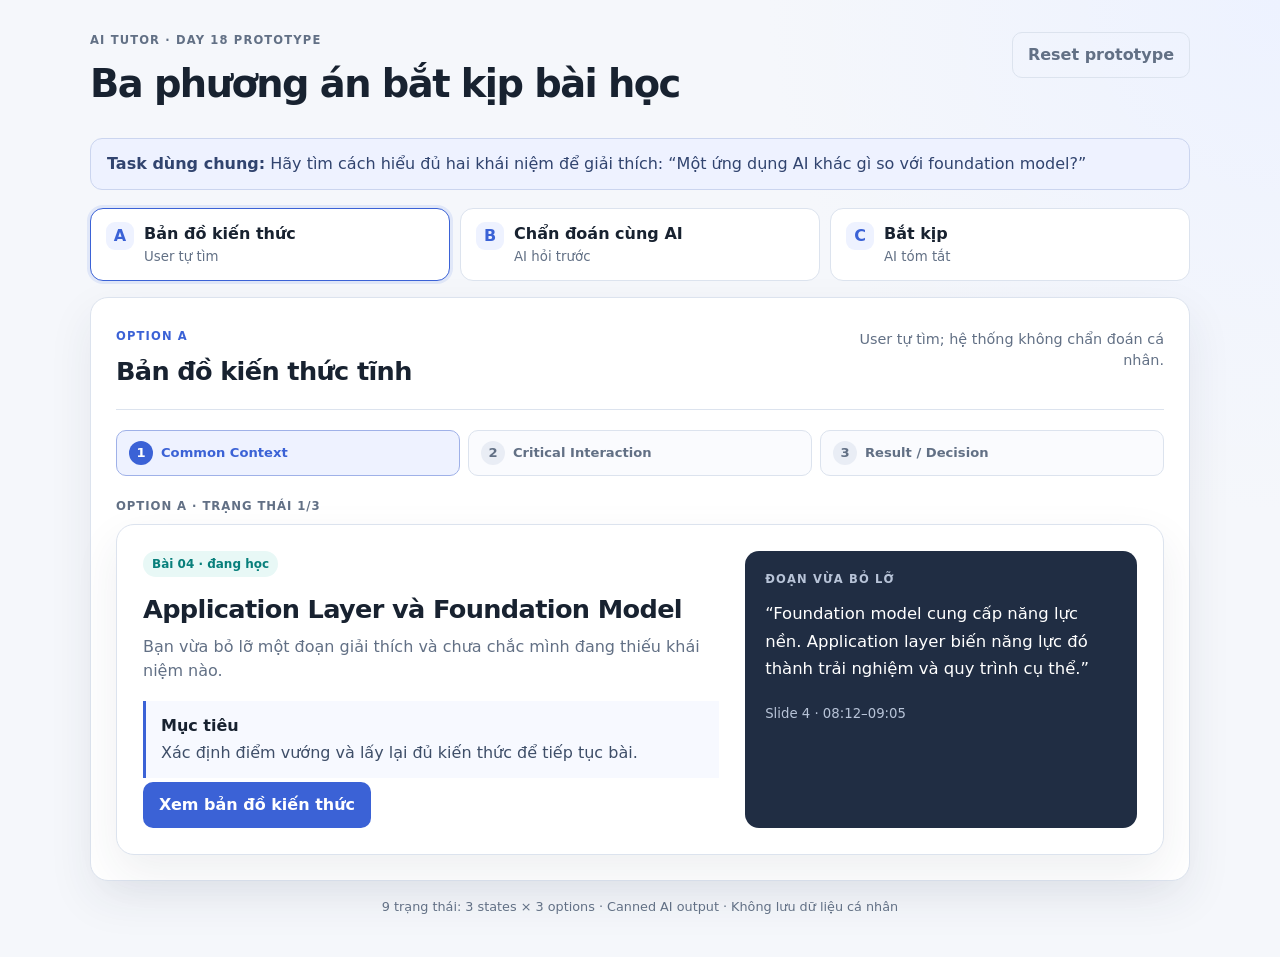
<file: index.html>
<!DOCTYPE html>
<html lang="vi">
<head>
  <meta charset="UTF-8">
  <meta http-equiv="refresh" content="0; url=./prototype/">
  <title>Chuyển hướng đến Prototype</title>
</head>
<body>
  <p>Đang chuyển hướng đến prototype... Nếu trang không tự chuyển, bấm vào <a href="./prototype/">đây</a>.</p>
</body>
</html>
</file>
<file: prototype/styles.css>
:root {
  font-family: Inter, ui-sans-serif, system-ui, -apple-system, BlinkMacSystemFont, "Segoe UI", sans-serif;
  color: #182230;
  background: #f5f7fb;
  line-height: 1.5;
  font-weight: 450;
  --ink: #182230;
  --muted: #627085;
  --line: #dce3ee;
  --panel: #ffffff;
  --blue: #3b62d6;
  --blue-soft: #eef2ff;
  --teal: #087f7b;
  --teal-soft: #e8f8f6;
  --orange: #b46212;
  --orange-soft: #fff3e3;
  --shadow: 0 18px 45px rgba(36, 52, 82, .08);
}
* { box-sizing: border-box; }
body { margin: 0; background: radial-gradient(circle at top right, #edf2ff 0, transparent 32rem), var(--background, #f5f7fb); }
button { font: inherit; }
.shell { width: min(1100px, calc(100% - 36px)); margin: 0 auto; padding: 32px 0 40px; }
.topbar { display: flex; justify-content: space-between; gap: 24px; align-items: flex-start; margin-bottom: 25px; }
.eyebrow, .step-label, .card-label { margin: 0 0 6px; color: var(--muted); letter-spacing: .1em; font-size: .72rem; font-weight: 750; text-transform: uppercase; }
h1, h2, h3, p { margin-top: 0; }
h1 { margin-bottom: 0; font-size: clamp(1.9rem, 3vw, 2.8rem); letter-spacing: -.04em; }
h2 { margin-bottom: 7px; font-size: clamp(1.3rem, 2vw, 1.7rem); letter-spacing: -.025em; }
h3 { margin-bottom: 8px; font-size: 1.1rem; }
.muted { color: var(--muted); }
.button { border: 1px solid transparent; border-radius: 10px; padding: 10px 15px; cursor: pointer; font-weight: 700; transition: transform .15s, box-shadow .15s, background .15s; }
.button:hover { transform: translateY(-1px); box-shadow: 0 7px 17px rgba(33, 51, 88, .12); }
.button-primary { background: var(--blue); color: white; }
.button-secondary { background: white; color: var(--blue); border-color: #bdc9ef; }
.button-ghost { background: transparent; color: var(--muted); border-color: var(--line); }
.context-card, .prototype-panel { background: var(--panel); border: 1px solid var(--line); border-radius: 18px; box-shadow: var(--shadow); }
.context-card { display: grid; grid-template-columns: 1.25fr .85fr; gap: 26px; padding: 26px; margin-bottom: 20px; }
.status-pill, .source-chip, .confidence { display: inline-flex; width: fit-content; border-radius: 99px; padding: 4px 9px; font-size: .75rem; font-weight: 750; }
.status-pill { color: var(--teal); background: var(--teal-soft); margin-bottom: 13px; }
.task-box { margin-top: 18px; padding: 13px 15px; border-left: 3px solid var(--blue); background: #f7f9ff; }
.task-box p { margin: 3px 0 0; color: #3e4e68; }
.lesson-card { align-self: stretch; padding: 20px; border-radius: 14px; background: #202d43; color: white; }
.lesson-card .card-label, .lesson-card .source { color: #b8c4d8; }
.quote { margin: 12px 0 22px; font-size: 1.03rem; line-height: 1.65; }
.source { margin-bottom: 0; font-size: .83rem; }
.option-tabs { display: grid; grid-template-columns: repeat(3, 1fr); gap: 10px; margin-bottom: 16px; }
.tab { display: grid; grid-template-columns: auto 1fr; column-gap: 10px; row-gap: 1px; text-align: left; padding: 13px 15px; border: 1px solid var(--line); border-radius: 13px; background: white; color: var(--ink); cursor: pointer; }
.tab span { grid-row: span 2; display: grid; place-items: center; width: 28px; height: 28px; color: var(--blue); background: var(--blue-soft); border-radius: 9px; font-weight: 800; }
.tab small { color: var(--muted); }
.tab.active { border-color: var(--blue); box-shadow: 0 0 0 3px rgba(59, 98, 214, .11); }
.prototype-panel { padding: 25px; }
.panel-heading { display: flex; justify-content: space-between; gap: 18px; align-items: flex-start; border-bottom: 1px solid var(--line); padding-bottom: 18px; margin-bottom: 20px; }
.panel-heading h2 { margin-bottom: 0; }
.option-label { display: inline-block; margin-bottom: 7px; font-size: .72rem; font-weight: 800; letter-spacing: .1em; }
.option-a-label { color: var(--blue); } .option-b-label { color: var(--teal); } .option-c-label { color: var(--orange); }
.expectation { margin: 6px 0 0; max-width: 330px; color: var(--muted); font-size: .9rem; text-align: right; }
.flow-grid { display: grid; grid-template-columns: minmax(0, 1fr) minmax(0, 1fr); gap: 18px; align-items: start; }
.interaction-card, .result-card { min-height: 260px; padding: 21px; border: 1px solid var(--line); border-radius: 14px; }
.interaction-card { background: #fbfcff; }
.result-card { background: #fff; }
.map { margin-top: 20px; padding: 15px; border: 1px dashed #b9c6e8; border-radius: 12px; background: #f8faff; }
.map-node { width: 100%; display: grid; grid-template-columns: auto 1fr; column-gap: 12px; row-gap: 2px; align-items: baseline; border: 1px solid #c5d0eb; border-radius: 10px; padding: 12px 14px; background: white; color: var(--ink); text-align: left; cursor: pointer; font-weight: 700; transition: all .15s ease; }
.map-node > * { pointer-events: none; }
.map-node + .map-node { margin-top: 8px; }
.map-node span { color: var(--blue); font-size: .8rem; font-weight: 850; }
.map-node b { font-size: 1rem; color: var(--ink); }
.map-node .node-desc { grid-column: 2; color: var(--muted); font-size: .82rem; font-weight: normal; }
.connector { margin: 7px 0; color: var(--muted); font-size: .78rem; text-align: center; }
.micro-note, .recovery-note, .uncertainty { color: var(--muted); font-size: .84rem; }
.micro-note { margin: 13px 0 0; }
.action-row { display: flex; flex-wrap: wrap; gap: 8px; margin-top: 19px; }
.concept-detail { border-left: 3px solid var(--blue); padding-left: 13px; }
.concept-detail p { margin-bottom: 9px; }
.concept-quote { margin: 12px 0; padding: 10px 14px; border-left: 3px solid #e08e2e; background: #fff8eb; border-radius: 0 8px 8px 0; font-style: italic; color: #8c4a00; font-size: .88rem; line-height: 1.5; }
.progress-line { display: flex; justify-content: space-between; gap: 10px; margin: 18px 0 13px; font-size: .84rem; font-weight: 700; }
.question { padding: 14px; border-radius: 12px; background: #f2fbfa; border: 1px solid #c8e9e5; }
.question p { margin-bottom: 12px; font-weight: 700; }
.choice { display: block; width: 100%; margin-top: 8px; padding: 10px 12px; border: 1px solid #bfdbd7; border-radius: 9px; background: white; text-align: left; cursor: pointer; }
.choice:hover { border-color: var(--teal); background: var(--teal-soft); }
.hypothesis { padding: 16px; background: var(--teal-soft); border: 1px solid #bce4de; border-radius: 12px; }
.confidence { color: var(--teal); background: white; margin-bottom: 10px; }
.diagnosis-explanation { margin: 12px 0; padding: 12px 14px; background: white; border: 1px solid #bce4de; border-radius: 10px; font-size: .88rem; line-height: 1.55; color: #1e3a38; }
.diagnosis-explanation strong { color: var(--teal); }
.evidence { margin: 14px 0 0; padding-top: 12px; border-top: 1px solid #c6e5df; color: #3e6663; font-size: .88rem; }
.summary { padding: 16px; background: var(--orange-soft); border: 1px solid #f1d5aa; border-radius: 12px; }
.source-chip { color: var(--orange); background: white; margin-bottom: 10px; }
.summary ul { margin: 0 0 14px; padding-left: 20px; }
.summary li + li { margin-top: 7px; }
.source-preview { margin-top: 16px; padding: 14px; border-radius: 10px; background: #f7f8fb; border: 1px solid var(--line); }
.source-preview p { margin: 6px 0 12px; }
.footer-note { margin-top: 16px; color: var(--muted); font-size: .8rem; text-align: center; }
[hidden] { display: none !important; }
@media (max-width: 760px) { .context-card, .flow-grid { grid-template-columns: 1fr; } .option-tabs { grid-template-columns: 1fr; } .panel-heading { flex-direction: column; } .expectation { text-align: left; } .topbar { align-items: center; } }

/* Exact 3-state flow for each of the three options */
.test-task { margin-bottom: 18px; padding: 13px 16px; border: 1px solid #cbd5ef; border-radius: 12px; background: var(--blue-soft); color: #31446f; }
.state-stepper { display: grid; grid-template-columns: repeat(3, 1fr); gap: 8px; margin: 0 0 22px; padding: 0; list-style: none; }
.state-stepper li { display: flex; align-items: center; gap: 8px; padding: 10px 12px; border: 1px solid var(--line); border-radius: 10px; color: var(--muted); background: #fafbfe; font-size: .82rem; font-weight: 700; }
.state-stepper li span { display: grid; place-items: center; flex: 0 0 24px; height: 24px; border-radius: 50%; background: #e9edf5; }
.state-stepper li.active { color: var(--blue); border-color: #9fb1e8; background: var(--blue-soft); }
.state-stepper li.active span { color: white; background: var(--blue); }
.state-stepper li.complete { color: var(--teal); background: var(--teal-soft); }
.state-stepper li.complete span { color: white; background: var(--teal); }
.state-count { margin-bottom: 9px; color: var(--muted); font-size: .73rem; font-weight: 800; letter-spacing: .08em; }
.state-context { margin-bottom: 0; }
.state-context .button { margin-top: 4px; }
.full-card { min-height: 0; max-width: 780px; margin: 0 auto; }
.state-actions { display: flex; flex-wrap: wrap; justify-content: flex-end; gap: 9px; margin-top: 22px; padding-top: 17px; border-top: 1px solid var(--line); }
.visible-map { display: block; max-width: 580px; }
.map-node.selected { color: var(--blue); border-color: var(--blue); background: var(--blue-soft); box-shadow: 0 0 0 3px rgba(59, 98, 214, .1); }
.button:disabled { cursor: not-allowed; opacity: .45; transform: none; box-shadow: none; }
.question-group { margin: 14px 0; padding: 16px; border: 1px solid #c8e9e5; border-radius: 12px; background: #f5fbfa; }
.question-group legend { padding: 0 6px; font-weight: 750; }
.radio-choice { display: block; margin-top: 8px; padding: 10px 12px; border: 1px solid #cfe0dd; border-radius: 9px; background: white; cursor: pointer; }
.radio-choice:has(input:checked) { color: var(--teal); border-color: var(--teal); background: var(--teal-soft); }
.radio-choice input { margin-right: 7px; accent-color: var(--teal); }
/* Option C Slider Styles */
.slider-container { margin: 20px 0 16px; padding: 18px; border: 1px solid #fed7aa; border-radius: 14px; background: #fffaf5; }
.slider-header { display: flex; justify-content: space-between; align-items: center; flex-wrap: wrap; gap: 8px; margin-bottom: 12px; }
.slider-label { font-size: .95rem; color: #7c2d12; }
.slider-current-badge { display: inline-block; padding: 4px 10px; border-radius: 99px; background: #ea580c; color: white; font-size: .78rem; font-weight: 750; }
#summaryScopeSlider { width: 100%; height: 8px; border-radius: 5px; background: #fed7aa; outline: none; -webkit-appearance: none; appearance: none; cursor: pointer; accent-color: #ea580c; margin: 8px 0 14px; }
#summaryScopeSlider::-webkit-slider-thumb { -webkit-appearance: none; appearance: none; width: 22px; height: 22px; border-radius: 50%; background: #ea580c; border: 3px solid white; box-shadow: 0 2px 6px rgba(124, 45, 18, .35); cursor: pointer; transition: transform .1s; }
#summaryScopeSlider::-webkit-slider-thumb:hover { transform: scale(1.15); }
.slider-ticks { display: grid; grid-template-columns: repeat(3, 1fr); gap: 8px; margin-top: 4px; }
.tick-btn { display: flex; flex-direction: column; align-items: flex-start; text-align: left; padding: 9px 10px; border: 1px solid #fdba74; border-radius: 9px; background: white; cursor: pointer; transition: all .15s ease; color: #431407; }
.tick-btn span { font-size: .72rem; font-weight: 750; color: #c2410c; margin-bottom: 2px; }
.tick-btn strong { font-size: .85rem; }
.tick-btn small { color: #9a3412; font-size: .75rem; }
.tick-btn:hover { background: #fff7ed; border-color: #ea580c; }
.tick-btn.active { background: #ea580c; color: white; border-color: #ea580c; box-shadow: 0 4px 12px rgba(234, 88, 12, .25); }
.tick-btn.active span, .tick-btn.active small { color: #ffedd5; }
.scope-card { display: grid; gap: 7px; margin: 18px 0; padding: 18px; border: 1px solid #f1d5aa; border-radius: 12px; background: var(--orange-soft); }
.scope-card p { margin: 0; color: #76522e; }
.source-details { margin-top: 15px; padding: 13px 15px; border: 1px solid var(--line); border-radius: 10px; background: #f8f9fc; }
.source-details summary { cursor: pointer; font-weight: 750; }
.source-details p { margin: 12px 0 0; }
@media (max-width: 760px) { .state-stepper { grid-template-columns: 1fr; } .slider-ticks { grid-template-columns: 1fr; } .state-actions { justify-content: stretch; } .state-actions .button { width: 100%; } }
</file>
